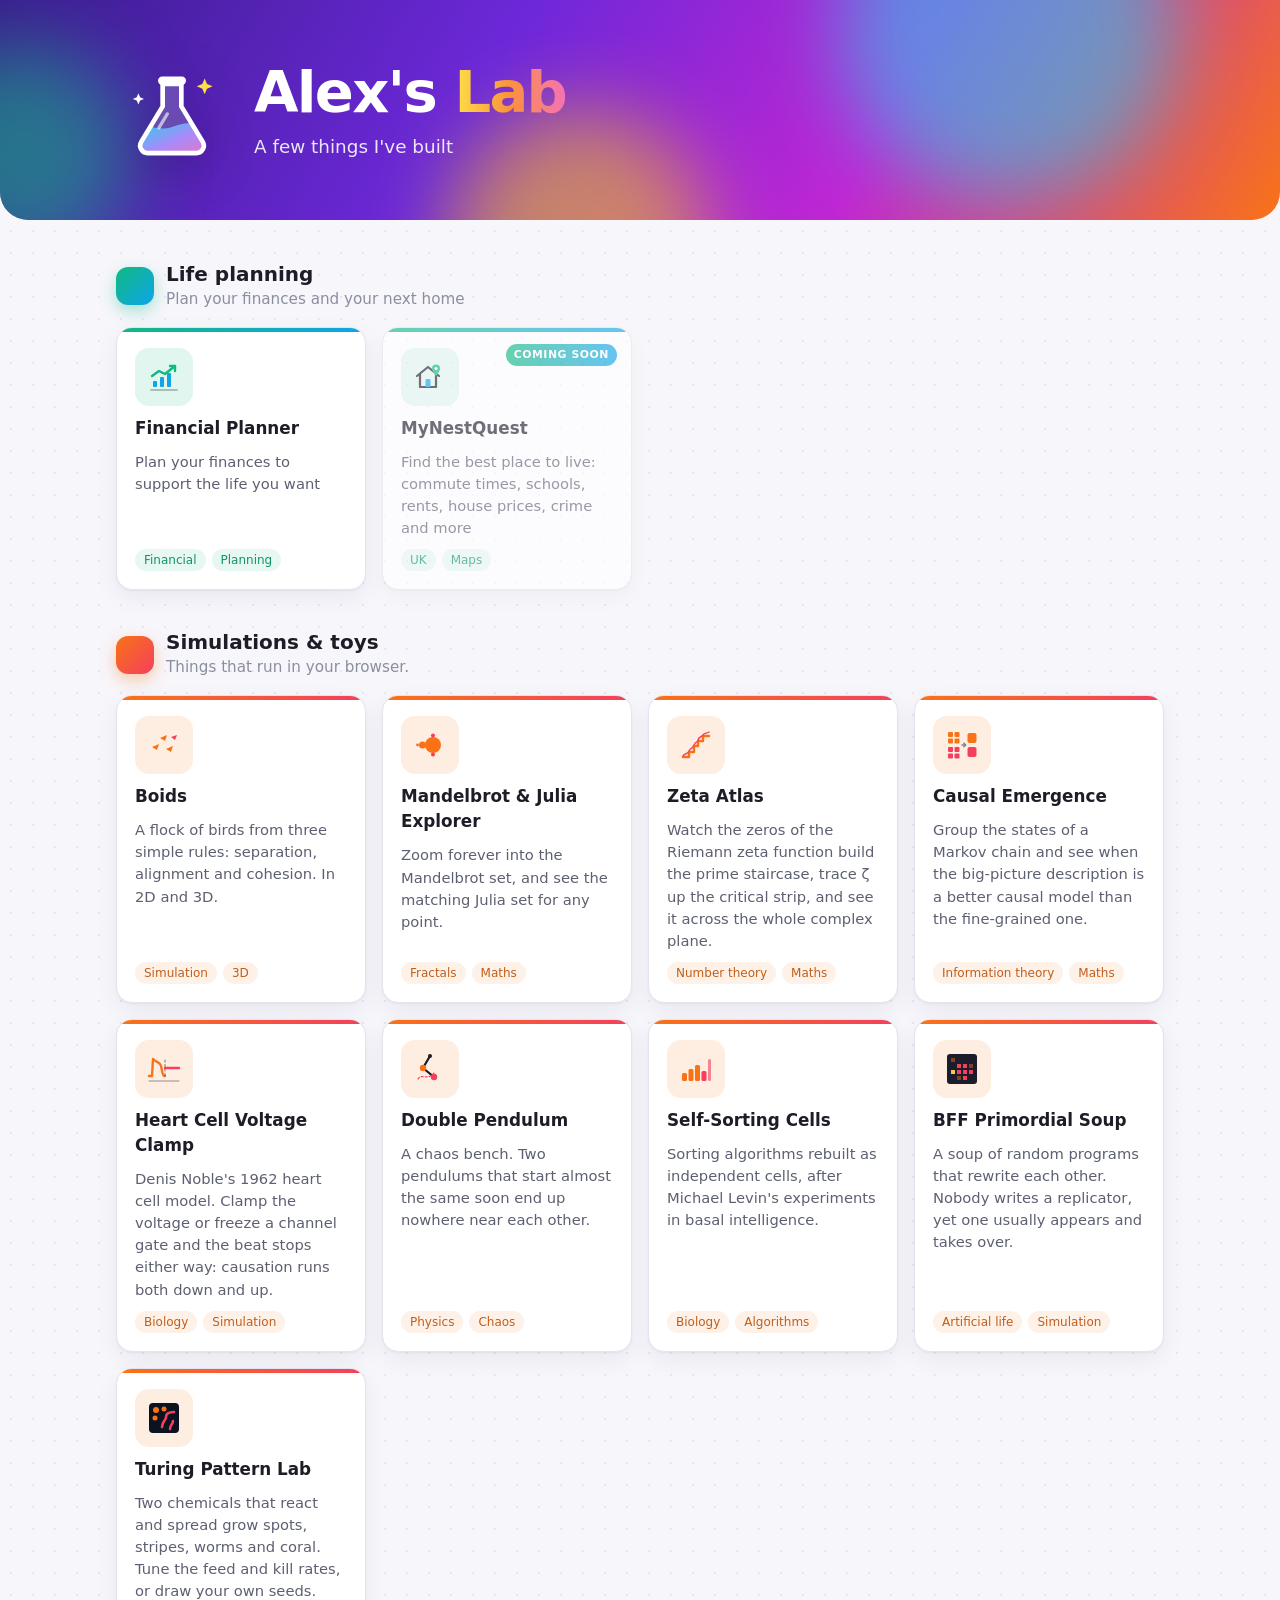
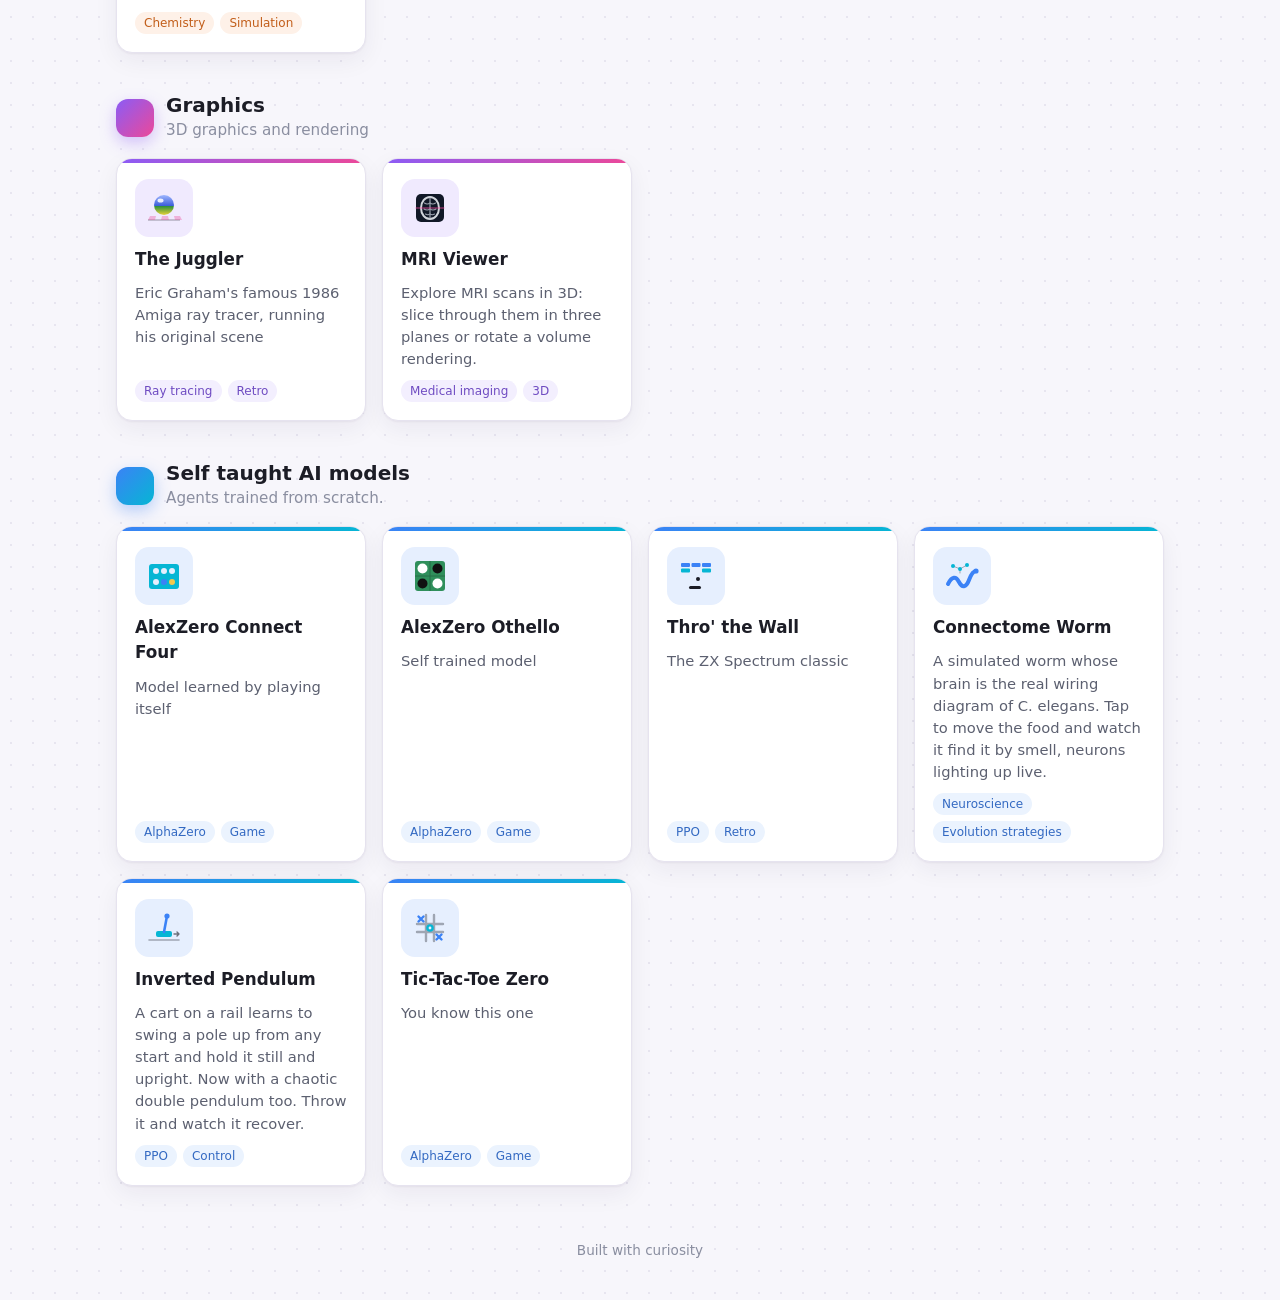
<file: index.html>
<!doctype html>
<html lang="en">
<head>
<meta charset="utf-8">
<meta name="viewport" content="width=device-width, initial-scale=1">
<title>Alex's Lab</title>
<meta name="description" content="A few things Alex has built: life-planning tools, simulations, 3D graphics and self-taught AI games.">
<link rel="icon" href="data:image/svg+xml,%3Csvg xmlns=%27http://www.w3.org/2000/svg%27 viewBox=%270 0 64 64%27%3E%3Cpath d=%27M25 6h14v18l15 26a6 6 0 0 1-5 9H15a6 6 0 0 1-5-9l15-26z%27 fill=%27%237c3aed%27/%3E%3Cpath d=%27M15 40h34l5 10a6 6 0 0 1-5 9H15a6 6 0 0 1-5-9z%27 fill=%27%23f472b6%27/%3E%3C/svg%3E">
<style>
  :root {
    --bg: #f7f6fb;
    --card: #ffffff;
    --edge: #e6e3ef;
    --ink: #1c1d26;
    --ink-dim: #5c6070;
    --ink-faint: #8a8ea0;
    --dot: rgba(90, 80, 140, .10);
    --shadow: 0 1px 2px rgba(30,20,60,.05), 0 8px 24px rgba(30,20,60,.06);
    /* per-group colours; each section overrides --g1/--g2 */
    --g1: #6366f1; --g2: #ec4899;
  }
  @media (prefers-color-scheme: dark) {
    :root {
      --bg: #0d0e16;
      --card: #161826;
      --edge: #262a3d;
      --ink: #eceef6;
      --ink-dim: #a6abbe;
      --ink-faint: #6f7489;
      --dot: rgba(160, 150, 255, .07);
      --shadow: 0 1px 2px rgba(0,0,0,.35);
    }
  }
  * { box-sizing: border-box; }
  body {
    margin: 0;
    background:
      radial-gradient(var(--dot) 1px, transparent 1.5px) 0 0 / 22px 22px,
      var(--bg);
    color: var(--ink);
    font: 16px/1.5 system-ui, -apple-system, "Segoe UI", Roboto, sans-serif;
  }
  .wrap { max-width: 1080px; margin: 0 auto; padding: 0 16px; }

  /* ---------- hero ---------- */
  .hero {
    position: relative; overflow: hidden; color: #fff;
    background: linear-gradient(120deg, #3b1d8f 0%, #6d28d9 38%, #c026d3 68%, #f97316 100%);
    border-radius: 0 0 28px 28px;
  }
  .hero .blob { position: absolute; border-radius: 50%; filter: blur(40px); opacity: .55; pointer-events: none; }
  .hero .b1 { width: 340px; height: 340px; background: #22d3ee; top: -140px; right: 8%; animation: drift 18s ease-in-out infinite alternate; }
  .hero .b2 { width: 260px; height: 260px; background: #facc15; bottom: -150px; left: 35%; animation: drift 22s ease-in-out infinite alternate-reverse; }
  .hero .b3 { width: 220px; height: 220px; background: #10b981; top: 20%; left: -90px; animation: drift 26s ease-in-out infinite alternate; }
  @keyframes drift { from { transform: translate(0, 0) scale(1); } to { transform: translate(40px, 30px) scale(1.15); } }
  .hero .wrap { position: relative; display: flex; align-items: center; gap: 26px; padding-top: 56px; padding-bottom: 52px; }
  .logo { flex: none; width: 112px; height: 112px; filter: drop-shadow(0 10px 24px rgba(30,0,60,.35)); }
  h1 { font-size: clamp(2.3rem, 7vw, 3.6rem); line-height: 1.05; margin: 0 0 10px; letter-spacing: -0.03em; font-weight: 800; }
  h1 span {
    background: linear-gradient(90deg, #fde047, #fb923c, #f472b6, #67e8f9, #fde047);
    background-size: 200% 100%;
    -webkit-background-clip: text; background-clip: text; color: transparent;
    animation: shimmer 8s linear infinite;
  }
  @keyframes shimmer { to { background-position: 200% 0; } }
  .intro { color: rgba(255,255,255,.88); max-width: 56ch; margin: 0; font-size: 1.15rem; }

  /* ---------- logo animation ---------- */
  .logo .bub { animation: rise 2.8s ease-in infinite; transform-box: fill-box; transform-origin: center; opacity: 0; }
  .logo .bub.d1 { animation-delay: .9s; animation-duration: 3.2s; }
  .logo .bub.d2 { animation-delay: 1.7s; animation-duration: 2.5s; }
  .logo .bub.d3 { animation-delay: 2.3s; animation-duration: 3.6s; }
  @keyframes rise {
    0% { transform: translateY(0) scale(.6); opacity: 0; }
    15% { opacity: 1; }
    100% { transform: translateY(-46px) scale(1.15); opacity: 0; }
  }
  .logo .spark { animation: twinkle 2.4s ease-in-out infinite; transform-box: fill-box; transform-origin: center; }
  .logo .spark.s2 { animation-delay: 1.2s; }
  @keyframes twinkle { 0%, 100% { opacity: .2; transform: scale(.6); } 50% { opacity: 1; transform: scale(1); } }
  .logo .liquid { animation: hue 10s linear infinite; }
  @keyframes hue { to { filter: hue-rotate(360deg); } }

  /* ---------- groups ---------- */
  main { padding-top: 8px; }
  section { padding: 34px 0 6px; }
  .ghead { display: flex; align-items: center; gap: 12px; margin-bottom: 16px; }
  .gdot {
    width: 38px; height: 38px; border-radius: 12px; flex: none;
    background: linear-gradient(135deg, var(--g1), var(--g2));
    box-shadow: 0 6px 16px color-mix(in srgb, var(--g1) 35%, transparent);
  }
  h2 { font-size: 1.25rem; margin: 0; line-height: 1.2; }
  .blurb { color: var(--ink-faint); margin: 2px 0 0; font-size: .95rem; }
  .grid {
    display: grid;
    grid-template-columns: repeat(auto-fill, minmax(240px, 1fr));
    gap: 16px;
  }
  .card {
    --accent: var(--g1); --accent-2: var(--g2);
    --icon-bg: color-mix(in srgb, var(--g1) 13%, var(--card));
    position: relative; overflow: hidden;
    display: flex; flex-direction: column; gap: 10px;
    padding: 20px 18px 18px;
    background: var(--card);
    border: 1px solid var(--edge);
    border-radius: 16px;
    box-shadow: var(--shadow);
    color: inherit; text-decoration: none;
    transition: transform .18s ease, box-shadow .18s ease, border-color .18s ease;
  }
  .card::before {
    content: ""; position: absolute; inset: 0 0 auto 0; height: 4px;
    background: linear-gradient(90deg, var(--g1), var(--g2));
  }
  a.card:hover, a.card:focus-visible {
    transform: translateY(-4px);
    border-color: color-mix(in srgb, var(--g1) 55%, var(--edge));
    box-shadow: 0 14px 34px color-mix(in srgb, var(--g1) 28%, transparent);
    outline: none;
  }
  a.card:hover .icon { transform: rotate(-6deg) scale(1.06); }
  .card.soon { opacity: .62; cursor: default; }
  .icon {
    width: 58px; height: 58px; border-radius: 14px;
    background: var(--icon-bg);
    display: grid; place-items: center;
    transition: transform .2s ease;
  }
  .icon svg { width: 36px; height: 36px; }
  .card h3 { margin: 0; font-size: 1.05rem; }
  .card p { margin: 0; color: var(--ink-dim); font-size: .92rem; flex: 1; }
  .tags { display: flex; flex-wrap: wrap; gap: 6px; }
  .tag {
    font-size: .75rem; padding: 2px 9px; border-radius: 99px;
    color: color-mix(in srgb, var(--g1) 75%, var(--ink));
    background: color-mix(in srgb, var(--g1) 10%, var(--card));
  }
  .badge {
    position: absolute; top: 16px; right: 14px;
    font-size: .68rem; font-weight: 700; letter-spacing: .05em; text-transform: uppercase;
    color: #fff; padding: 3px 8px; border-radius: 99px;
    background: linear-gradient(90deg, var(--g1), var(--g2));
  }
  footer { padding: 48px 0 40px; color: var(--ink-faint); font-size: .85rem; text-align: center; }
  footer a { color: inherit; }

  @media (max-width: 560px) {
    .hero .wrap { flex-direction: column; align-items: flex-start; gap: 14px; padding-top: 36px; padding-bottom: 36px; }
    .logo { width: 84px; height: 84px; }
  }
  @media (prefers-reduced-motion: reduce) {
    *, *::before, *::after { animation: none !important; transition: none !important; }
    .logo .bub { opacity: .8; }
  }
</style>
</head>
<body>
<header class="hero">
  <div class="blob b1"></div><div class="blob b2"></div><div class="blob b3"></div>
  <div class="wrap">
    <svg class="logo" viewBox="0 0 120 120" role="img" aria-label="Lab flask logo">
      <defs>
        <linearGradient id="liq" x1="0" y1="0" x2="1" y2="1">
          <stop offset="0" stop-color="#22d3ee"/><stop offset=".5" stop-color="#a78bfa"/><stop offset="1" stop-color="#f472b6"/>
        </linearGradient>
        <clipPath id="flaskIn"><path d="M50 30h20v24l23 38a8 8 0 0 1-7 12H34a8 8 0 0 1-7-12l23-38z"/></clipPath>
      </defs>
      <g clip-path="url(#flaskIn)">
        <rect x="20" y="30" width="80" height="80" fill="#fff" opacity=".18"/>
        <path class="liquid" d="M20 76c12-6 22 6 40 0s28-6 44 0V110H20z" fill="url(#liq)"/>
        <circle class="bub" cx="52" cy="96" r="4" fill="#fff"/>
        <circle class="bub d1" cx="66" cy="98" r="3" fill="#fff"/>
        <circle class="bub d2" cx="58" cy="100" r="2.5" fill="#fff"/>
        <circle class="bub d3" cx="72" cy="94" r="2" fill="#fff"/>
      </g>
      <path d="M50 30h20v24l23 38a8 8 0 0 1-7 12H34a8 8 0 0 1-7-12l23-38z" fill="none" stroke="#fff" stroke-width="5" stroke-linejoin="round"/>
      <rect x="45" y="22" width="30" height="9" rx="4.5" fill="#fff"/>
      <path d="M55 62l-9 15" stroke="#fff" stroke-width="3.5" stroke-linecap="round" opacity=".6"/>
      <circle class="bub d1" cx="60" cy="18" r="3.5" fill="#fde047"/>
      <circle class="bub d3" cx="68" cy="14" r="2.5" fill="#67e8f9"/>
      <path class="spark" d="M95 24l2.5 6 6 2.5-6 2.5-2.5 6-2.5-6-6-2.5 6-2.5z" fill="#fde047"/>
      <path class="spark s2" d="M24 40l1.8 4.2 4.2 1.8-4.2 1.8-1.8 4.2-1.8-4.2-4.2-1.8 4.2-1.8z" fill="#fff"/>
    </svg>
    <div>
      <h1>Alex's <span>Lab</span></h1>
      <p class="intro">A few things I've built</p>
    </div>
  </div>
</header>
<div class="wrap">
  <main id="groups"></main>
  <footer>Built with curiosity</footer>
</div>

<script src="apps.js"></script>
<script>
  // Small hand-drawn icons. currentColor = ink, var(--accent)/var(--accent-2) for highlights.
  const ICONS = {
    house: `<svg viewBox="0 0 36 36" fill="none" stroke-linecap="round" stroke-linejoin="round"><path d="M5 17L16 8l11 9" stroke="currentColor" stroke-width="2.2"/><path d="M8 15v13h16V15" stroke="currentColor" stroke-width="2.2"/><rect x="13.5" y="20" width="5" height="8" rx="1" fill="var(--accent-2)"/><path d="M28 9.5c0 3-4 7.5-4 7.5s-4-4.5-4-7.5a4 4 0 0 1 8 0z" fill="var(--accent)"/><circle cx="24" cy="9.5" r="1.5" fill="var(--card)"/></svg>`,
    mri: `<svg viewBox="0 0 36 36" fill="none" stroke-linecap="round"><rect x="4" y="4" width="28" height="28" rx="5" fill="#111827"/><ellipse cx="18" cy="18" rx="9" ry="11" stroke="#d1d5db" stroke-width="2"/><path d="M18 8v20" stroke="#9ca3af" stroke-width="1.2"/><path d="M12.5 13c2 1.5 3.5 1.5 5.5 0M18 13c2 1.5 3.5 1.5 5.5 0M12 19c2.2 1.4 4 1.4 6 0M18 19c2 1.4 3.8 1.4 6 0M13.5 24c1.6 1 3 1 4.5 0M18 24c1.5 1 2.9 1 4.5 0" stroke="#9ca3af" stroke-width="1.1"/><path d="M4 18h28" stroke="var(--accent-2)" stroke-width="1" opacity=".8"/></svg>`,
    juggler: `<svg viewBox="0 0 36 36"><defs><linearGradient id="jg" x1="0" y1="0" x2="0" y2="1"><stop offset="0" stop-color="#9fb7ff"/><stop offset=".55" stop-color="#3a5bd9"/><stop offset=".56" stop-color="#2f8f3a"/><stop offset="1" stop-color="#e6d23a"/></linearGradient></defs><path d="M2 30h32" stroke="currentColor" stroke-width="1.4" opacity=".3"/><g fill="var(--accent-2)" opacity=".35"><path d="M4 26h6l-1 4H2z"/><path d="M16 26h6l1 4h-8z"/><path d="M28 26h6l2 4h-7z"/></g><circle cx="18" cy="15" r="10" fill="url(#jg)"/><ellipse cx="14.5" cy="10.5" rx="3" ry="2" fill="#fff" opacity=".85"/></svg>`,
    finance: `<svg viewBox="0 0 36 36" fill="none" stroke-linecap="round" stroke-linejoin="round"><path d="M5 31h26" stroke="currentColor" stroke-width="1.6" opacity=".35"/><g fill="var(--accent-2)"><rect x="7" y="22" width="4" height="6" rx="1"/><rect x="14" y="18" width="4" height="10" rx="1"/><rect x="21" y="14" width="4" height="14" rx="1"/></g><path d="M6 17l7-5 6 3 10-8" stroke="var(--accent)" stroke-width="2.4"/><path d="M24 7h5v5" stroke="var(--accent)" stroke-width="2.4"/></svg>`,
    boids: `<svg viewBox="0 0 36 36" fill="none"><g fill="var(--accent)"><path d="M6 20l7-3-2 6z"/><path d="M14 11l7-3-2 6z"/><path d="M20 22l7-3-2 6z"/></g><path d="M25 10l6-2-2 5z" fill="var(--accent-2)"/></svg>`,
    zeta: `<svg viewBox="0 0 36 36" fill="none" stroke-linecap="round" stroke-linejoin="round"><path d="M5 30h6v-5h5v-6h4v-5h5v-5h6" stroke="var(--accent)" stroke-width="2.4"/><path d="M5 29c3-4 4-1 6-5s3-1 5-6 3-1 4-5 3-2 5-5 3-1 6-3" stroke="var(--accent-2)" stroke-width="1.4"/></svg>`,
    emergence: `<svg viewBox="0 0 36 36"><g fill="var(--accent)"><rect x="4" y="5" width="5" height="5" rx="1"/><rect x="10.5" y="5" width="5" height="5" rx="1"/><rect x="4" y="11.5" width="5" height="5" rx="1"/><rect x="10.5" y="11.5" width="5" height="5" rx="1"/></g><g fill="var(--accent-2)"><rect x="4" y="20" width="5" height="5" rx="1"/><rect x="10.5" y="20" width="5" height="5" rx="1"/><rect x="4" y="26.5" width="5" height="5" rx="1"/><rect x="10.5" y="26.5" width="5" height="5" rx="1"/></g><path d="M18 18h3.5m-1.6-1.8l1.8 1.8-1.8 1.8" fill="none" stroke="currentColor" stroke-width="1.6" stroke-linecap="round" stroke-linejoin="round" opacity=".5"/><rect x="23.5" y="6" width="9" height="10" rx="2" fill="var(--accent)"/><rect x="23.5" y="20" width="9" height="10" rx="2" fill="var(--accent-2)"/></svg>`,
    clamp: `<svg viewBox="0 0 36 36" fill="none" stroke-linecap="round" stroke-linejoin="round"><path d="M3 30h30" stroke="currentColor" stroke-width="1.4" opacity=".3"/><path d="M3 25h3l1-17c3 3 5 3 7 5s2 12 4 12h1" stroke="var(--accent)" stroke-width="2.4"/><path d="M19 9v18" stroke="currentColor" stroke-width="1.2" stroke-dasharray="2 2.5" opacity=".5"/><path d="M19 17h14" stroke="var(--accent-2)" stroke-width="2.4"/></svg>`,
    mandelbrot: `<svg viewBox="0 0 36 36"><circle cx="21" cy="18" r="8" fill="var(--accent)"/><circle cx="10.5" cy="18" r="3.5" fill="var(--accent)"/><circle cx="5.5" cy="18" r="1.4" fill="var(--accent)"/><circle cx="21" cy="8.5" r="2" fill="var(--accent-2)"/><circle cx="21" cy="27.5" r="2" fill="var(--accent-2)"/></svg>`,
    pendulum: `<svg viewBox="0 0 36 36" fill="none" stroke-width="2.2" stroke-linecap="round"><path d="M18 5L11 17L22 26" stroke="currentColor"/><circle cx="18" cy="5" r="2" fill="currentColor"/><circle cx="11" cy="17" r="3.2" fill="var(--accent)"/><circle cx="22" cy="26" r="3.2" fill="var(--accent-2)"/><path d="M6 28c4-6 10 2 16-6" stroke="var(--accent-2)" stroke-width="1.2" stroke-dasharray="2 2"/></svg>`,
    cells: `<svg viewBox="0 0 36 36"><g fill="var(--accent)"><rect x="4" y="22" width="5" height="8" rx="1.5"/><rect x="10.5" y="18" width="5" height="12" rx="1.5"/><rect x="17" y="14" width="5" height="16" rx="1.5"/></g><g fill="var(--accent-2)"><rect x="23.5" y="20" width="5" height="10" rx="1.5"/><rect x="30" y="8" width="3" height="22" rx="1.5" opacity=".6"/></g></svg>`,
    soup: `<svg viewBox="0 0 36 36"><rect x="3" y="3" width="30" height="30" rx="3" fill="#1b1d2a"/><g fill="var(--accent)" opacity=".45"><rect x="7" y="7" width="4" height="4"/><rect x="25" y="13" width="4" height="4"/><rect x="13" y="25" width="4" height="4"/></g><g fill="var(--accent-2)"><rect x="13" y="13" width="4" height="4"/><rect x="19" y="13" width="4" height="4"/><rect x="13" y="19" width="4" height="4"/><rect x="19" y="19" width="4" height="4"/><rect x="25" y="19" width="4" height="4"/><rect x="19" y="25" width="4" height="4"/></g><rect x="7" y="19" width="4" height="4" fill="#f2c94c"/></svg>`,
    connect4: `<svg viewBox="0 0 36 36"><rect x="3" y="6" width="30" height="25" rx="3" fill="var(--accent-2)"/><g fill="var(--icon-bg)"><circle cx="10" cy="13" r="3"/><circle cx="18" cy="13" r="3"/><circle cx="26" cy="13" r="3"/><circle cx="10" cy="24" r="3"/></g><circle cx="18" cy="24" r="3" fill="var(--accent)"/><circle cx="26" cy="24" r="3" fill="#f2c94c"/></svg>`,
    othello: `<svg viewBox="0 0 36 36"><rect x="3" y="3" width="30" height="30" rx="3" fill="#2f8f5b"/><path d="M18 3v30M3 18h30" stroke="#246f47"/><circle cx="10.5" cy="10.5" r="5" fill="#fff"/><circle cx="25.5" cy="25.5" r="5" fill="#fff"/><circle cx="25.5" cy="10.5" r="5" fill="#111"/><circle cx="10.5" cy="25.5" r="5" fill="#111"/></svg>`,
    breakout: `<svg viewBox="0 0 36 36"><g fill="var(--accent)"><rect x="3" y="5" width="9" height="4" rx="1"/><rect x="13.5" y="5" width="9" height="4" rx="1"/><rect x="24" y="5" width="9" height="4" rx="1"/></g><g fill="var(--accent-2)"><rect x="3" y="10.5" width="9" height="4" rx="1"/><rect x="24" y="10.5" width="9" height="4" rx="1"/></g><circle cx="20" cy="21" r="2" fill="currentColor"/><rect x="11" y="28" width="12" height="3" rx="1.5" fill="currentColor"/></svg>`,
    worm: `<svg viewBox="0 0 36 36" fill="none" stroke-linecap="round"><path d="M4 26c4-8 8-8 11-2s7 6 10-2 5-9 7-9" stroke="var(--accent)" stroke-width="4"/><circle cx="32" cy="13" r="2.6" fill="var(--accent)"/><g stroke="currentColor" stroke-width="1" opacity=".35"><path d="M9 8l7 3 7-4M16 11v4"/></g><g fill="var(--accent-2)"><circle cx="9" cy="8" r="2"/><circle cx="16" cy="11" r="2"/><circle cx="23" cy="7" r="2"/></g></svg>`,
    turing: `<svg viewBox="0 0 36 36"><rect x="3" y="3" width="30" height="30" rx="4" fill="#0b1220"/><g fill="var(--accent)"><circle cx="10" cy="10" r="3"/><circle cx="18" cy="9" r="2.5"/><circle cx="9" cy="18" r="2.5"/></g><path d="M16 27c0-6 4-6 4-10s4-5 8-5M24 29c0-4 3-5 3-8" fill="none" stroke="var(--accent-2)" stroke-width="2.6" stroke-linecap="round"/></svg>`,
    cartpole: `<svg viewBox="0 0 36 36" fill="none" stroke-linecap="round"><path d="M3 30h30" stroke="currentColor" stroke-width="1.6" opacity=".35"/><rect x="10" y="21" width="16" height="6" rx="2" fill="var(--accent-2)"/><path d="M18 22L21 6" stroke="var(--accent)" stroke-width="2.6"/><circle cx="21" cy="6" r="2.6" fill="var(--accent)"/><path d="M28 24h5m-2-2l2 2-2 2" stroke="currentColor" stroke-width="1.4" stroke-linejoin="round" opacity=".6"/></svg>`,
    tictactoe: `<svg viewBox="0 0 36 36" fill="none" stroke-width="2.4" stroke-linecap="round"><path d="M14 5v26M22 5v26M5 14h26M5 22h26" stroke="currentColor" opacity=".35"/><path d="M6.5 6.5l5 5M11.5 6.5l-5 5M24.5 24.5l5 5M29.5 24.5l-5 5" stroke="var(--accent)"/><circle cx="18" cy="18" r="2.6" stroke="var(--accent-2)"/></svg>`,
  };

  const esc = s => String(s).replace(/[&<>"]/g, c => ({ "&": "&amp;", "<": "&lt;", ">": "&gt;", '"': "&quot;" }[c]));

  function card(app) {
    const live = app.status === "live";
    const inner = `
      ${live ? "" : `<span class="badge">Coming soon</span>`}
      <div class="icon">${ICONS[app.icon] || ""}</div>
      <h3>${esc(app.name)}</h3>
      <p>${esc(app.desc)}</p>
      <div class="tags">${app.tags.map(t => `<span class="tag">${esc(t)}</span>`).join("")}</div>`;
    // Apps hosted elsewhere (e.g. Railway) open in a new tab.
    const external = /^https?:/.test(app.url) ? ' target="_blank" rel="noopener"' : "";
    return live
      ? `<a class="card" href="${esc(app.url)}"${external}>${inner}</a>`
      : `<div class="card soon" aria-disabled="true">${inner}</div>`;
  }

  // Each group gets its own colour pair, used by the heading, card stripes, icons and tags.
  const PALETTES = [
    ["#10b981", "#0ea5e9"],   // green -> sky
    ["#f97316", "#f43f5e"],   // orange -> rose
    ["#8b5cf6", "#ec4899"],   // violet -> pink
    ["#3b82f6", "#06b6d4"],   // blue -> cyan
    ["#eab308", "#f97316"],   // amber -> orange (spare for a 5th group)
  ];

  document.getElementById("groups").innerHTML = window.APPS.map((g, i) => {
    const [g1, g2] = PALETTES[i % PALETTES.length];
    return `
    <section style="--g1:${g1};--g2:${g2}">
      <div class="ghead">
        <div class="gdot"></div>
        <div><h2>${esc(g.group)}</h2><p class="blurb">${esc(g.blurb)}</p></div>
      </div>
      <div class="grid">${g.items.map(card).join("")}</div>
    </section>`;
  }).join("");
</script>
</body>
</html>
</file>
